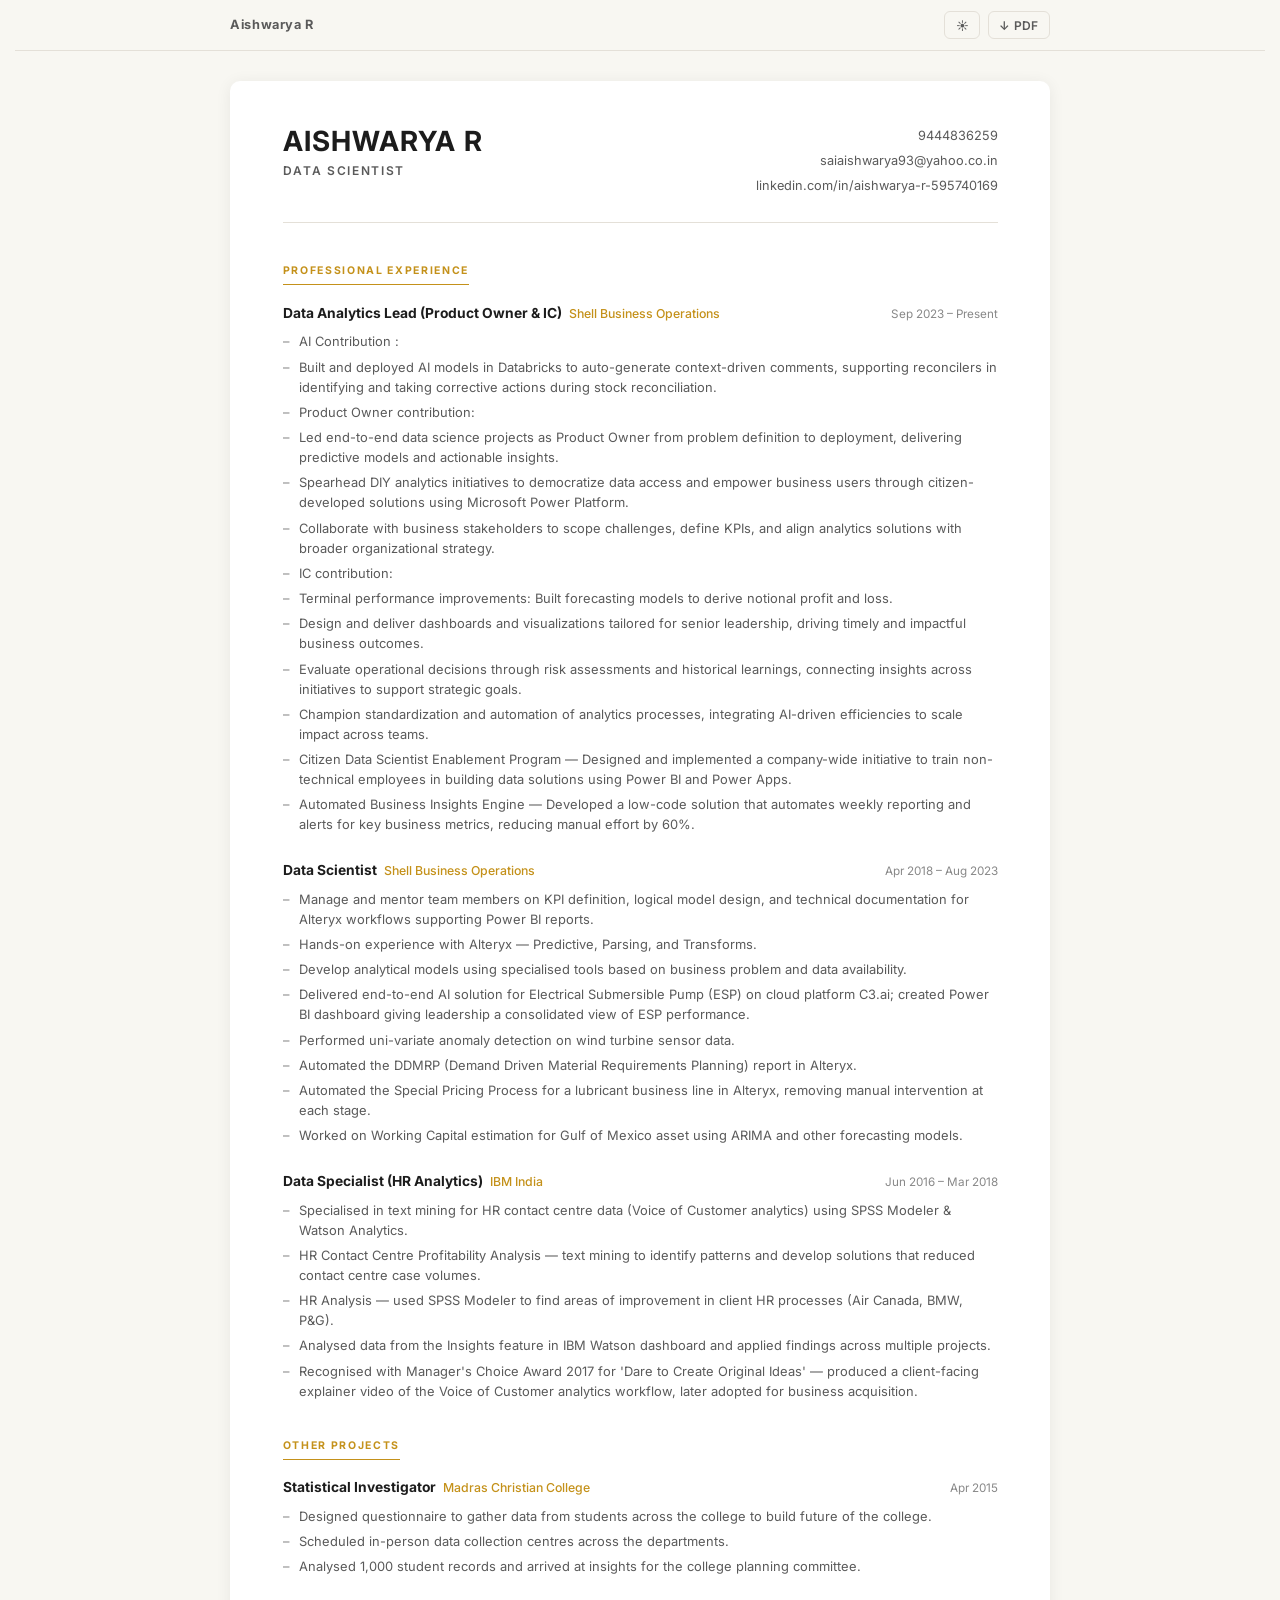
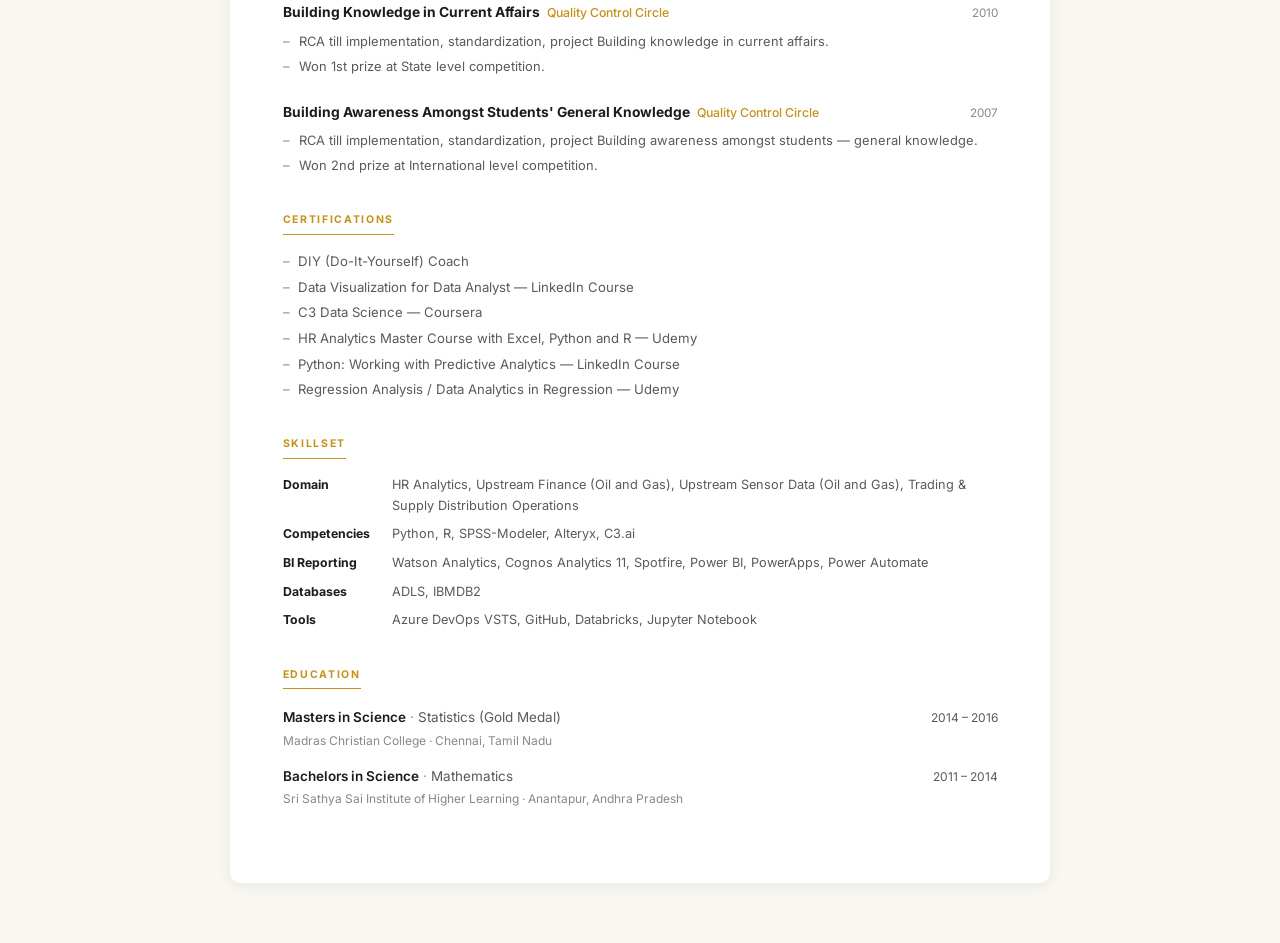
<file: index.html>
<!DOCTYPE html>
<html lang="en" data-theme="light">
<head>
  <meta charset="UTF-8">
  <meta name="viewport" content="width=device-width, initial-scale=1.0">
  <title>Aishwarya R — Resume</title>
  <link rel="preconnect" href="https://fonts.googleapis.com">
  <link rel="preconnect" href="https://fonts.gstatic.com" crossorigin>
  <link href="https://fonts.googleapis.com/css2?family=Inter:wght@400;500;600;700&display=swap" rel="stylesheet">
  <link rel="stylesheet" href="css/style.css">
</head>
<body>

  <nav class="site-nav">
    <div class="nav-inner">
      <div class="nav-title">Aishwarya R</div>
      <div class="nav-actions">
        <button id="theme-toggle" aria-label="Toggle dark mode" title="Toggle dark mode">
          <span class="icon-light">☀️</span>
          <span class="icon-dark">🌙</span>
        </button>
        <button aria-label="Download PDF" title="Save as PDF" onclick="window.print()">
          ↓ PDF
        </button>
      </div>
    </div>
  </nav>

  <main id="resume" role="main"></main>

  <script src="js/resume.js"></script>
</body>
</html>
</file>
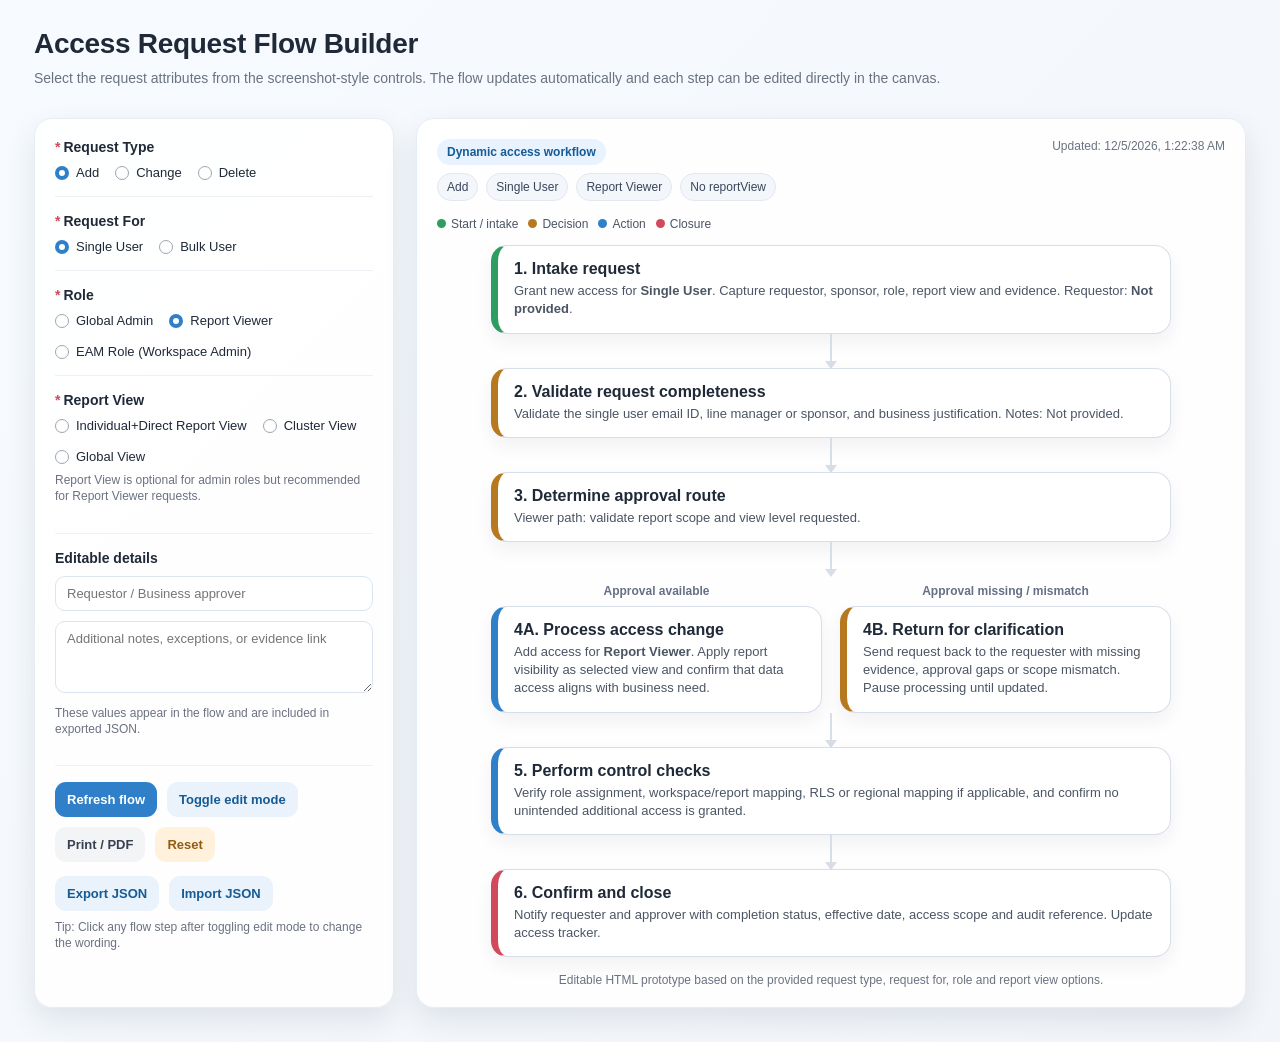
<file: access_request_flow_builder.html>
<!DOCTYPE html>
<html lang="en">
<head>
  <meta charset="UTF-8" />
  <meta name="viewport" content="width=device-width, initial-scale=1.0" />
  <title>Access Request Flow Builder</title>
  <style>
    :root{
      --bg:#f6f8fb; --card:#ffffff; --ink:#1f2937; --muted:#6b7280; --line:#d7dee8;
      --blue:#2f80c9; --blue2:#e8f3ff; --green:#2e9d61; --amber:#b7791f; --red:#d1495b;
      --shadow:0 12px 30px rgba(31,41,55,.10); --radius:18px;
    }
    *{box-sizing:border-box}
    body{margin:0;font-family:Segoe UI, Arial, sans-serif;background:linear-gradient(135deg,#f7fbff,#f2f5f9);color:var(--ink)}
    header{padding:28px 34px 10px;}
    h1{margin:0 0 8px;font-size:28px;letter-spacing:-.3px}
    .sub{margin:0;color:var(--muted);font-size:14px;line-height:1.45}
    .wrap{display:grid;grid-template-columns:360px minmax(560px,1fr);gap:22px;padding:20px 34px 34px;}
    .card{background:rgba(255,255,255,.92);border:1px solid #e6edf5;border-radius:var(--radius);box-shadow:var(--shadow)}
    .panel{padding:20px}
    .section{border-bottom:1px solid #edf1f6;padding-bottom:16px;margin-bottom:16px}
    .section:last-child{border-bottom:0;margin-bottom:0;padding-bottom:0}
    .label{font-weight:700;margin-bottom:10px;font-size:14px}.req{color:#d1495b;margin-right:3px}
    .radio-row{display:flex;gap:16px;flex-wrap:wrap}.choice{display:flex;align-items:center;gap:7px;font-size:13px;cursor:pointer;user-select:none}
    input[type="radio"]{appearance:none;width:14px;height:14px;border:1.8px solid #9aa6b2;border-radius:50%;background:white;position:relative;margin:0}
    input[type="radio"]:checked{border:4px solid var(--blue)}
    input[type="text"], textarea, select{width:100%;border:1px solid #dce4ef;border-radius:10px;padding:9px 11px;font-family:inherit;font-size:13px;background:#fff;color:var(--ink)}
    textarea{min-height:72px;resize:vertical}.hint{font-size:12px;color:var(--muted);margin-top:8px;line-height:1.35}
    .btnbar{display:flex;gap:10px;flex-wrap:wrap;margin-top:14px}.btn{border:0;border-radius:11px;padding:10px 12px;font-weight:700;cursor:pointer;background:#eaf2fb;color:#155b96;font-size:13px}.btn.primary{background:var(--blue);color:#fff}.btn.warn{background:#fff1dc;color:#925c12}.btn.ghost{background:#f3f4f6;color:#374151}.btn:hover{filter:brightness(.97)}
    .canvas{padding:20px;min-height:720px}.topbar{display:flex;justify-content:space-between;gap:12px;align-items:flex-start;margin-bottom:16px}.badge{display:inline-flex;align-items:center;gap:6px;border-radius:999px;padding:6px 10px;background:var(--blue2);color:#155b96;font-size:12px;font-weight:700}.summary{display:flex;gap:8px;flex-wrap:wrap;margin-top:8px}.chip{padding:6px 9px;background:#f3f6fa;border:1px solid #e3e8ef;border-radius:999px;font-size:12px;color:#39465a}
    .flow{display:flex;flex-direction:column;align-items:center;margin-top:14px}.node{position:relative;width:min(680px,100%);background:#fff;border:1px solid var(--line);border-radius:16px;padding:14px 16px;box-shadow:0 8px 18px rgba(31,41,55,.06)}
    .node[contenteditable="true"]{outline:0}.node[contenteditable="true"]:focus{border-color:var(--blue);box-shadow:0 0 0 4px rgba(47,128,201,.14)}
    .node-title{font-weight:800;margin-bottom:4px}.node-desc{font-size:13px;color:#4b5563;line-height:1.4}.start{border-left:7px solid var(--green)}.decision{border-left:7px solid var(--amber)}.action{border-left:7px solid var(--blue)}.end{border-left:7px solid var(--red)}
    .arrow{height:34px;width:2px;background:var(--line);position:relative}.arrow:after{content:"";position:absolute;bottom:-1px;left:-5px;border-left:6px solid transparent;border-right:6px solid transparent;border-top:8px solid var(--line)}
    .branch{display:grid;grid-template-columns:1fr 1fr;gap:18px;width:min(680px,100%);margin:0 auto}.branch .node{width:100%}.branch-label{text-align:center;font-size:12px;font-weight:700;color:#667085;margin:8px 0}.empty{display:none}.footer-note{font-size:12px;color:#6b7280;margin-top:16px;text-align:center}.edit-mode .node{cursor:text}.small{font-size:12px;color:var(--muted)}
    .legend{display:flex;gap:10px;flex-wrap:wrap;margin-bottom:10px}.leg{font-size:12px;color:#4b5563}.dot{display:inline-block;width:9px;height:9px;border-radius:50%;margin-right:5px}.g{background:var(--green)}.a{background:var(--amber)}.b{background:var(--blue)}.r{background:var(--red)}
    @media (max-width:980px){.wrap{grid-template-columns:1fr}.canvas{min-height:unset}.branch{grid-template-columns:1fr}}
    @media print{body{background:#fff}.wrap{display:block;padding:0}.panel{display:none}.card{box-shadow:none;border:0}.canvas{padding:10px}.btnbar,.topbar .right{display:none}}
  </style>
</head>
<body>
  <header>
    <h1>Access Request Flow Builder</h1>
    <p class="sub">Select the request attributes from the screenshot-style controls. The flow updates automatically and each step can be edited directly in the canvas.</p>
  </header>
  <main class="wrap">
    <aside class="card panel">
      <div class="section">
        <div class="label"><span class="req">*</span>Request Type</div>
        <div class="radio-row" data-field="requestType">
          <label class="choice"><input type="radio" name="requestType" value="Add" checked> Add</label>
          <label class="choice"><input type="radio" name="requestType" value="Change"> Change</label>
          <label class="choice"><input type="radio" name="requestType" value="Delete"> Delete</label>
        </div>
      </div>
      <div class="section">
        <div class="label"><span class="req">*</span>Request For</div>
        <div class="radio-row" data-field="requestFor">
          <label class="choice"><input type="radio" name="requestFor" value="Single User" checked> Single User</label>
          <label class="choice"><input type="radio" name="requestFor" value="Bulk User"> Bulk User</label>
        </div>
      </div>
      <div class="section">
        <div class="label"><span class="req">*</span>Role</div>
        <div class="radio-row" data-field="role">
          <label class="choice"><input type="radio" name="role" value="Global Admin"> Global Admin</label>
          <label class="choice"><input type="radio" name="role" value="Report Viewer" checked> Report Viewer</label>
          <label class="choice"><input type="radio" name="role" value="EAM Role (Workspace Admin)"> EAM Role (Workspace Admin)</label>
        </div>
      </div>
      <div class="section">
        <div class="label"><span class="req">*</span>Report View</div>
        <div class="radio-row" data-field="reportView">
          <label class="choice"><input type="radio" name="reportView" value="Individual+Direct Report View"> Individual+Direct Report View</label>
          <label class="choice"><input type="radio" name="reportView" value="Cluster View"> Cluster View</label>
          <label class="choice"><input type="radio" name="reportView" value="Global View"> Global View</label>
        </div>
        <p class="hint">Report View is optional for admin roles but recommended for Report Viewer requests.</p>
      </div>
      <div class="section">
        <div class="label">Editable details</div>
        <input id="requestor" type="text" placeholder="Requestor / Business approver" />
        <div style="height:10px"></div>
        <textarea id="notes" placeholder="Additional notes, exceptions, or evidence link"></textarea>
        <p class="hint">These values appear in the flow and are included in exported JSON.</p>
      </div>
      <div class="btnbar">
        <button class="btn primary" onclick="renderFlow()">Refresh flow</button>
        <button class="btn" onclick="toggleEdit()">Toggle edit mode</button>
        <button class="btn ghost" onclick="window.print()">Print / PDF</button>
        <button class="btn warn" onclick="resetAll()">Reset</button>
      </div>
      <div class="btnbar">
        <button class="btn" onclick="exportJSON()">Export JSON</button>
        <label class="btn" for="importFile">Import JSON</label><input id="importFile" type="file" accept="application/json" style="display:none" onchange="importJSON(event)">
      </div>
      <p class="hint">Tip: Click any flow step after toggling edit mode to change the wording.</p>
    </aside>
    <section class="card canvas" id="canvasCard">
      <div class="topbar">
        <div>
          <span class="badge">Dynamic access workflow</span>
          <div class="summary" id="summary"></div>
        </div>
        <div class="right small" id="updated"></div>
      </div>
      <div class="legend">
        <span class="leg"><span class="dot g"></span>Start / intake</span>
        <span class="leg"><span class="dot a"></span>Decision</span>
        <span class="leg"><span class="dot b"></span>Action</span>
        <span class="leg"><span class="dot r"></span>Closure</span>
      </div>
      <div class="flow" id="flow"></div>
      <div class="footer-note">Editable HTML prototype based on the provided request type, request for, role and report view options.</div>
    </section>
  </main>
<script>
let editMode = false;
const $ = s => document.querySelector(s);
const getVal = name => document.querySelector(`input[name="${name}"]:checked`)?.value || "";
const safe = value => (value || "Not provided").replace(/[&<>]/g, c => ({'&':'&amp;','<':'&lt;','>':'&gt;'}[c]));
function node(type,title,desc){return `<div class="node ${type}" contenteditable="${editMode}"><div class="node-title">${title}</div><div class="node-desc">${desc}</div></div>`}
function arrow(){return '<div class="arrow"></div>'}
function buildSteps(){
  const requestType=getVal('requestType'), requestFor=getVal('requestFor'), role=getVal('role'), reportView=getVal('reportView');
  const requestor=$('#requestor').value.trim(), notes=$('#notes').value.trim();
  const typeVerb = requestType === 'Add' ? 'Grant new access' : requestType === 'Change' ? 'Modify existing access' : 'Remove existing access';
  const userEvidence = requestFor === 'Bulk User' ? 'Upload the approved bulk user list, validate email IDs, remove duplicates and confirm all users belong to the expected population.' : 'Validate the single user email ID, line manager or sponsor, and business justification.';
  const roleCheck = role.includes('Global Admin') ? 'High privilege path: require explicit business owner approval, security review and evidence of need.' : role.includes('EAM') ? 'Workspace admin path: validate workspace ownership, admin scope and segregation of duty impact.' : 'Viewer path: validate report scope and view level requested.';
  const viewCheck = role === 'Report Viewer' ? `Apply report visibility as ${reportView || 'selected view'} and confirm that data access aligns with business need.` : 'Report view is not mandatory for this admin role, but document any report or workspace scope limitations.';
  return [
    node('start','1. Intake request',`${typeVerb} for <b>${safe(requestFor)}</b>. Capture requestor, sponsor, role, report view and evidence. Requestor: <b>${safe(requestor)}</b>.`),
    arrow(),
    node('decision','2. Validate request completeness',`${userEvidence} Notes: ${safe(notes)}.`),
    arrow(),
    node('decision','3. Determine approval route',`${roleCheck}`),
    arrow(),
    `<div class="branch"><div><div class="branch-label">Approval available</div>${node('action','4A. Process access change',`${requestType} access for <b>${safe(role)}</b>. ${viewCheck}`)}</div><div><div class="branch-label">Approval missing / mismatch</div>${node('decision','4B. Return for clarification','Send request back to the requester with missing evidence, approval gaps or scope mismatch. Pause processing until updated.')}</div></div>`,
    arrow(),
    node('action','5. Perform control checks','Verify role assignment, workspace/report mapping, RLS or regional mapping if applicable, and confirm no unintended additional access is granted.'),
    arrow(),
    node('end','6. Confirm and close','Notify requester and approver with completion status, effective date, access scope and audit reference. Update access tracker.')
  ].join('');
}
function renderFlow(){
  ['requestType','requestFor','role','reportView'].forEach(n => {});
  $('#summary').innerHTML = ['requestType','requestFor','role','reportView'].map(n=>`<span class="chip">${safe(getVal(n) || 'No ' + n)}</span>`).join('');
  $('#flow').innerHTML = buildSteps();
  $('#updated').textContent = 'Updated: ' + new Date().toLocaleString();
  $('#canvasCard').classList.toggle('edit-mode', editMode);
}
function toggleEdit(){editMode=!editMode; renderFlow();}
function resetAll(){
  document.querySelector('input[name="requestType"][value="Add"]').checked=true;
  document.querySelector('input[name="requestFor"][value="Single User"]').checked=true;
  document.querySelector('input[name="role"][value="Report Viewer"]').checked=true;
  document.querySelectorAll('input[name="reportView"]').forEach(x=>x.checked=false);
  $('#requestor').value=''; $('#notes').value=''; renderFlow();
}
function exportJSON(){
  const data={requestType:getVal('requestType'),requestFor:getVal('requestFor'),role:getVal('role'),reportView:getVal('reportView'),requestor:$('#requestor').value,notes:$('#notes').value,htmlFlow:$('#flow').innerHTML,exportedAt:new Date().toISOString()};
  const blob=new Blob([JSON.stringify(data,null,2)],{type:'application/json'});
  const a=document.createElement('a'); a.href=URL.createObjectURL(blob); a.download='access_request_flow.json'; a.click(); URL.revokeObjectURL(a.href);
}
function importJSON(e){
  const file=e.target.files[0]; if(!file) return; const reader=new FileReader();
  reader.onload=()=>{try{const d=JSON.parse(reader.result); ['requestType','requestFor','role','reportView'].forEach(n=>{if(d[n]){const el=document.querySelector(`input[name="${n}"][value="${CSS.escape(d[n])}"]`); if(el) el.checked=true;}}); $('#requestor').value=d.requestor||''; $('#notes').value=d.notes||''; renderFlow();}catch(err){alert('Invalid JSON file.')}};
  reader.readAsText(file);
}
document.querySelectorAll('input[type="radio"], #requestor, #notes').forEach(el=>el.addEventListener('input',renderFlow));
renderFlow();
</script>
</body>
</html>
</file>
<file: css/style.css>
/* ─── CSS Variables ─────────────────────────────────────────── */
:root {
  --bg:            #F8F7F2;
  --bg-card:       #FFFFFF;
  --text:          #1C1C1C;
  --text-muted:    #5A5A5A;
  --text-subtle:   #888;
  --accent:        #C4911A;
  --accent-light:  #FDF3DC;
  --border:        #E4E0D8;
  --shadow:        0 2px 16px rgba(0,0,0,0.07);
  --radius:        10px;
  --font:          'Inter', system-ui, -apple-system, sans-serif;
  --max-width:     820px;
}

[data-theme="dark"] {
  --bg:            #141414;
  --bg-card:       #1E1E1E;
  --text:          #EDEAE0;
  --text-muted:    #C0BCBA;
  --text-subtle:   #909090;
  --accent:        #D4A843;
  --accent-light:  #2A2209;
  --border:        #2E2E2E;
  --shadow:        0 2px 16px rgba(0,0,0,0.35);
}

/* ─── Reset & Base ──────────────────────────────────────────── */
*, *::before, *::after { box-sizing: border-box; margin: 0; padding: 0; }

html { font-size: 15px; }

body {
  font-family: var(--font);
  background: var(--bg);
  color: var(--text);
  line-height: 1.6;
  transition: background 0.25s, color 0.25s;
  padding: 0 1rem 4rem;
}

/* ─── Nav ────────────────────────────────────────────────────── */
.site-nav {
  position: sticky;
  top: 0;
  z-index: 100;
  background: var(--bg);
  border-bottom: 1px solid var(--border);
  transition: background 0.25s, border-color 0.25s;
}

.nav-inner {
  max-width: var(--max-width);
  margin: 0 auto;
  padding: 0.75rem 0;
  display: flex;
  align-items: center;
  justify-content: space-between;
}

.nav-title {
  font-size: 0.85rem;
  font-weight: 700;
  color: var(--text-muted);
  letter-spacing: 0.05em;
}

.nav-actions {
  display: flex;
  gap: 0.5rem;
}

.site-nav button {
  background: transparent;
  color: var(--text-muted);
  border: 1px solid var(--border);
  border-radius: 6px;
  padding: 0.35rem 0.7rem;
  font-family: var(--font);
  font-size: 0.8rem;
  font-weight: 600;
  cursor: pointer;
  transition: background 0.2s, color 0.2s, border-color 0.2s;
  letter-spacing: 0.02em;
}

.site-nav button:hover {
  background: var(--accent);
  color: #fff;
  border-color: var(--accent);
}

#theme-toggle .icon-dark { display: none; }
[data-theme="dark"] #theme-toggle .icon-light { display: none; }
[data-theme="dark"] #theme-toggle .icon-dark  { display: inline; }

/* ─── Resume Card ───────────────────────────────────────────── */
#resume {
  max-width: var(--max-width);
  margin: 2rem auto 0;
  background: var(--bg-card);
  border-radius: var(--radius);
  box-shadow: var(--shadow);
  padding: 3rem 3.5rem;
  transition: background 0.25s, box-shadow 0.25s;
}

/* ─── Header ────────────────────────────────────────────────── */
.resume-header {
  display: flex;
  justify-content: space-between;
  align-items: flex-start;
  gap: 1.5rem;
  margin-bottom: 2.25rem;
  padding-bottom: 1.75rem;
  border-bottom: 1px solid var(--border);
}

.header-name h1 {
  font-size: 1.85rem;
  font-weight: 700;
  letter-spacing: 0.04em;
  color: var(--text);
  line-height: 1.1;
}

.header-name .title {
  font-size: 0.8rem;
  font-weight: 600;
  letter-spacing: 0.14em;
  color: var(--text-muted);
  text-transform: uppercase;
  margin-top: 0.3rem;
}

.header-contact {
  text-align: right;
  display: flex;
  flex-direction: column;
  gap: 0.3rem;
}

.header-contact a,
.header-contact span {
  color: var(--text-muted);
  text-decoration: none;
  font-size: 0.85rem;
  transition: color 0.2s;
}

.header-contact a:hover {
  color: var(--accent);
}

/* ─── Sections ──────────────────────────────────────────────── */
.section {
  margin-bottom: 2rem;
}

.section-title {
  font-size: 0.7rem;
  font-weight: 700;
  letter-spacing: 0.16em;
  text-transform: uppercase;
  color: var(--accent);
  border-bottom: 1.5px solid var(--accent);
  padding-bottom: 0.3rem;
  margin-bottom: 1.1rem;
  display: inline-block;
}

/* ─── Education ─────────────────────────────────────────────── */
.edu-entry {
  margin-bottom: 0.9rem;
}

.edu-entry:last-child { margin-bottom: 0; }

.edu-main {
  display: flex;
  justify-content: space-between;
  align-items: baseline;
  gap: 1rem;
}

.edu-degree {
  font-weight: 600;
  font-size: 0.9rem;
  color: var(--text);
}

.edu-field {
  color: var(--text-muted);
  font-size: 0.9rem;
}

.edu-field::before { content: " · "; color: var(--text-subtle); }

.edu-years {
  font-size: 0.8rem;
  color: var(--text-muted);
  white-space: nowrap;
  flex-shrink: 0;
}

.edu-sub {
  font-size: 0.8rem;
  color: var(--text-subtle);
  margin-top: 0.1rem;
}

.edu-sub span + span::before { content: " · "; }

/* ─── Skills ────────────────────────────────────────────────── */
.skills-grid {
  display: grid;
  grid-template-columns: auto 1fr;
  gap: 0.55rem 1.5rem;
  align-items: baseline;
}

.skill-category {
  font-weight: 700;
  font-size: 0.82rem;
  color: var(--text);
  white-space: nowrap;
}

.skill-items {
  font-size: 0.85rem;
  color: var(--text-muted);
}

.skill-items p + p { margin-top: 0.2rem; }

/* ─── Certifications ─────────────────────────────────────────── */
.awards-list {
  list-style: none;
  display: flex;
  flex-direction: column;
  gap: 0.3rem;
}

.awards-list li {
  font-size: 0.88rem;
  color: var(--text-muted);
  padding-left: 1rem;
  position: relative;
}

.awards-list li::before {
  content: "–";
  position: absolute;
  left: 0;
  color: var(--text-subtle);
}

/* ─── Experience ────────────────────────────────────────────── */
.exp-entry {
  margin-bottom: 1.6rem;
}

.exp-entry:last-child { margin-bottom: 0; }

.exp-header {
  display: flex;
  justify-content: space-between;
  align-items: baseline;
  gap: 1rem;
  margin-bottom: 0.55rem;
}

.exp-title-company {
  display: flex;
  align-items: baseline;
  gap: 0.5rem;
  flex-wrap: wrap;
}

.exp-title {
  font-weight: 700;
  font-size: 0.92rem;
  color: var(--text);
}

.exp-company {
  font-size: 0.82rem;
  font-weight: 500;
  color: var(--accent);
}

.exp-period {
  font-size: 0.78rem;
  color: var(--text-subtle);
  white-space: nowrap;
  flex-shrink: 0;
}

.exp-bullets {
  list-style: none;
  display: flex;
  flex-direction: column;
  gap: 0.35rem;
}

.exp-bullets li {
  font-size: 0.86rem;
  color: var(--text-muted);
  padding-left: 1.1rem;
  position: relative;
  line-height: 1.55;
}

.exp-bullets li::before {
  content: "–";
  position: absolute;
  left: 0;
  color: var(--text-subtle);
}

/* ─── Print / PDF ───────────────────────────────────────────── */
@page {
  margin: 1.5cm 1.8cm;
}

@media print {
  :root {
    --bg:          #FFFFFF;
    --bg-card:     #FFFFFF;
    --text:        #111111;
    --text-muted:  #444444;
    --text-subtle: #777777;
    --accent:      #9A6E00;
    --accent-light:#FFF8E7;
    --border:      #CCCCCC;
    --shadow:      none;
  }

  html { font-size: 13px; }

  body {
    background: #fff;
    padding: 0;
    -webkit-print-color-adjust: exact;
    print-color-adjust: exact;
  }

  .site-nav { display: none !important; }

  #resume {
    max-width: 100%;
    box-shadow: none;
    border-radius: 0;
    padding: 0;
    margin: 0;
  }

  .exp-entry { page-break-inside: avoid; }
  .section { page-break-inside: avoid; }

  a { color: inherit; text-decoration: none; }
}

/* ─── Responsive ────────────────────────────────────────────── */
@media (max-width: 640px) {
  #resume { padding: 1.75rem 1.25rem; }

  .resume-header {
    flex-direction: column;
    gap: 1rem;
  }

  .header-contact { text-align: left; }

  .skills-grid { grid-template-columns: 1fr; gap: 0.75rem; }

  .skill-category { margin-bottom: -0.3rem; }

  .exp-header { flex-direction: column; gap: 0.15rem; }

  .edu-main { flex-direction: column; gap: 0.1rem; }
}
</file>
